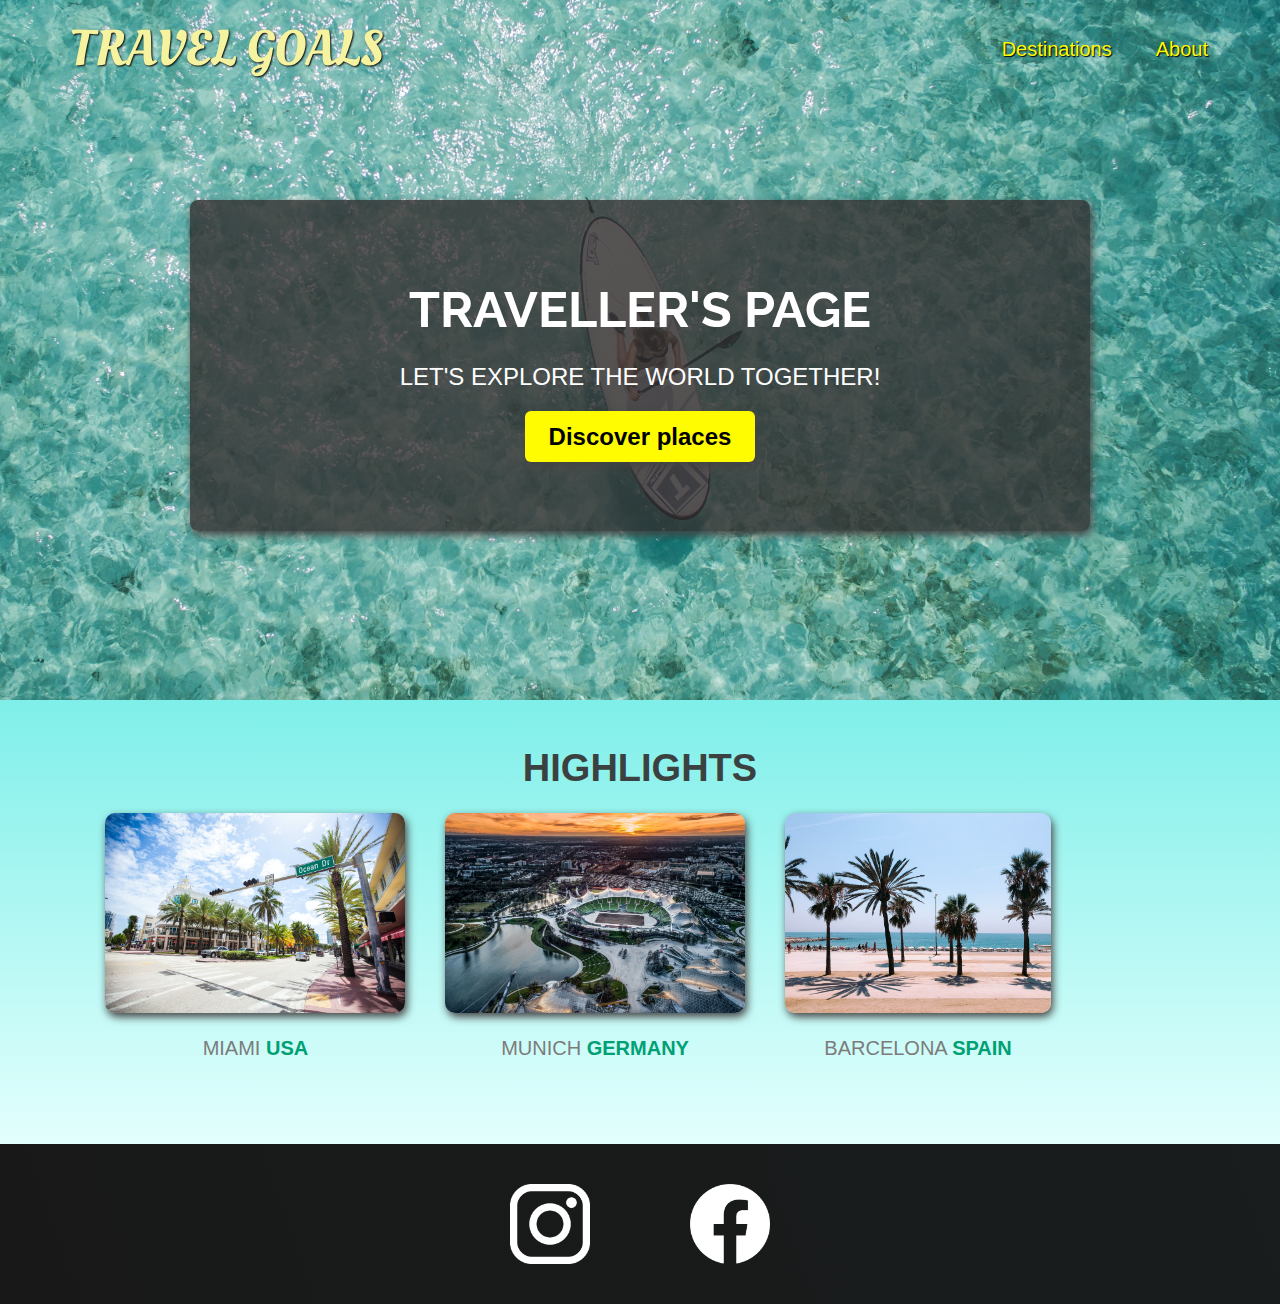
<file: index.html>
<!DOCTYPE html>
<html lang="en">
  <head>
    <meta charset="UTF-8" />
    <link rel="preconnect" href="https://fonts.googleapis.com" />
    <link rel="preconnect" href="https://fonts.gstatic.com" crossorigin />
    <link
      href="https://fonts.googleapis.com/css2?family=Oleo+Script:wght@400;700&family=Raleway:ital,wght@0,700;1,700&display=swap"
      rel="stylesheet"
    />
    <link rel="stylesheet" href="shared.css" />
    <link rel="stylesheet" href="styles.css" />
    <title>Travel Goals</title>
  </head>
  <body>
    <header>
      <div id="page-logo">
        <a href="/index.html">Travel Goals</a>
      </div>

      <nav>
        <ul>
          <li><a href="places.html">Destinations</a></li>
          <li><a href="">About</a></li>
        </ul>
      </nav>
    </header>
    <main>
      <section id="hero">
        <div id="hero-content">
          <h1>Traveller's Page</h1>
          <p>Let's explore the world together!</p>
          <a href="/places.html">Discover places</a>
        </div>
      </section>
      <section id="highlights">
        <h2>Highlights</h2>
        <ul id="destinations">
          <li class="destination">
            <img
              src="/images/places/miami.jpg"
              alt="Miami streets on a sunny day"
            />
            <p>Miami <strong>USA</strong></p>
          </li>
          <li class="destination">
            <img
              src="/images/places/munich.jpg"
              alt="Munich stadium in winter"
            />
            <p>Munich <strong>Germany</strong></p>
          </li>
          <li class="destination">
            <img
              src="/images/places/barcelona.jpg"
              alt="Palm beach in Barcelona"
            />
            <p>Barcelona <strong>Spain</strong></p>
          </li>
        </ul>
      </section>
    </main>
    <footer>
      <ul>
        <li>
          <a href="https://www.instagram.com">
            <img src="/images/icons/insta.png" alt="Instagram" />
          </a>
        </li>
        <li>
          <a href="https://facebook.com">
            <img src="/images/icons/facebook.png" alt="Facebook" />
          </a>
        </li>
      </ul>
    </footer>
  </body>
</html>
</file>
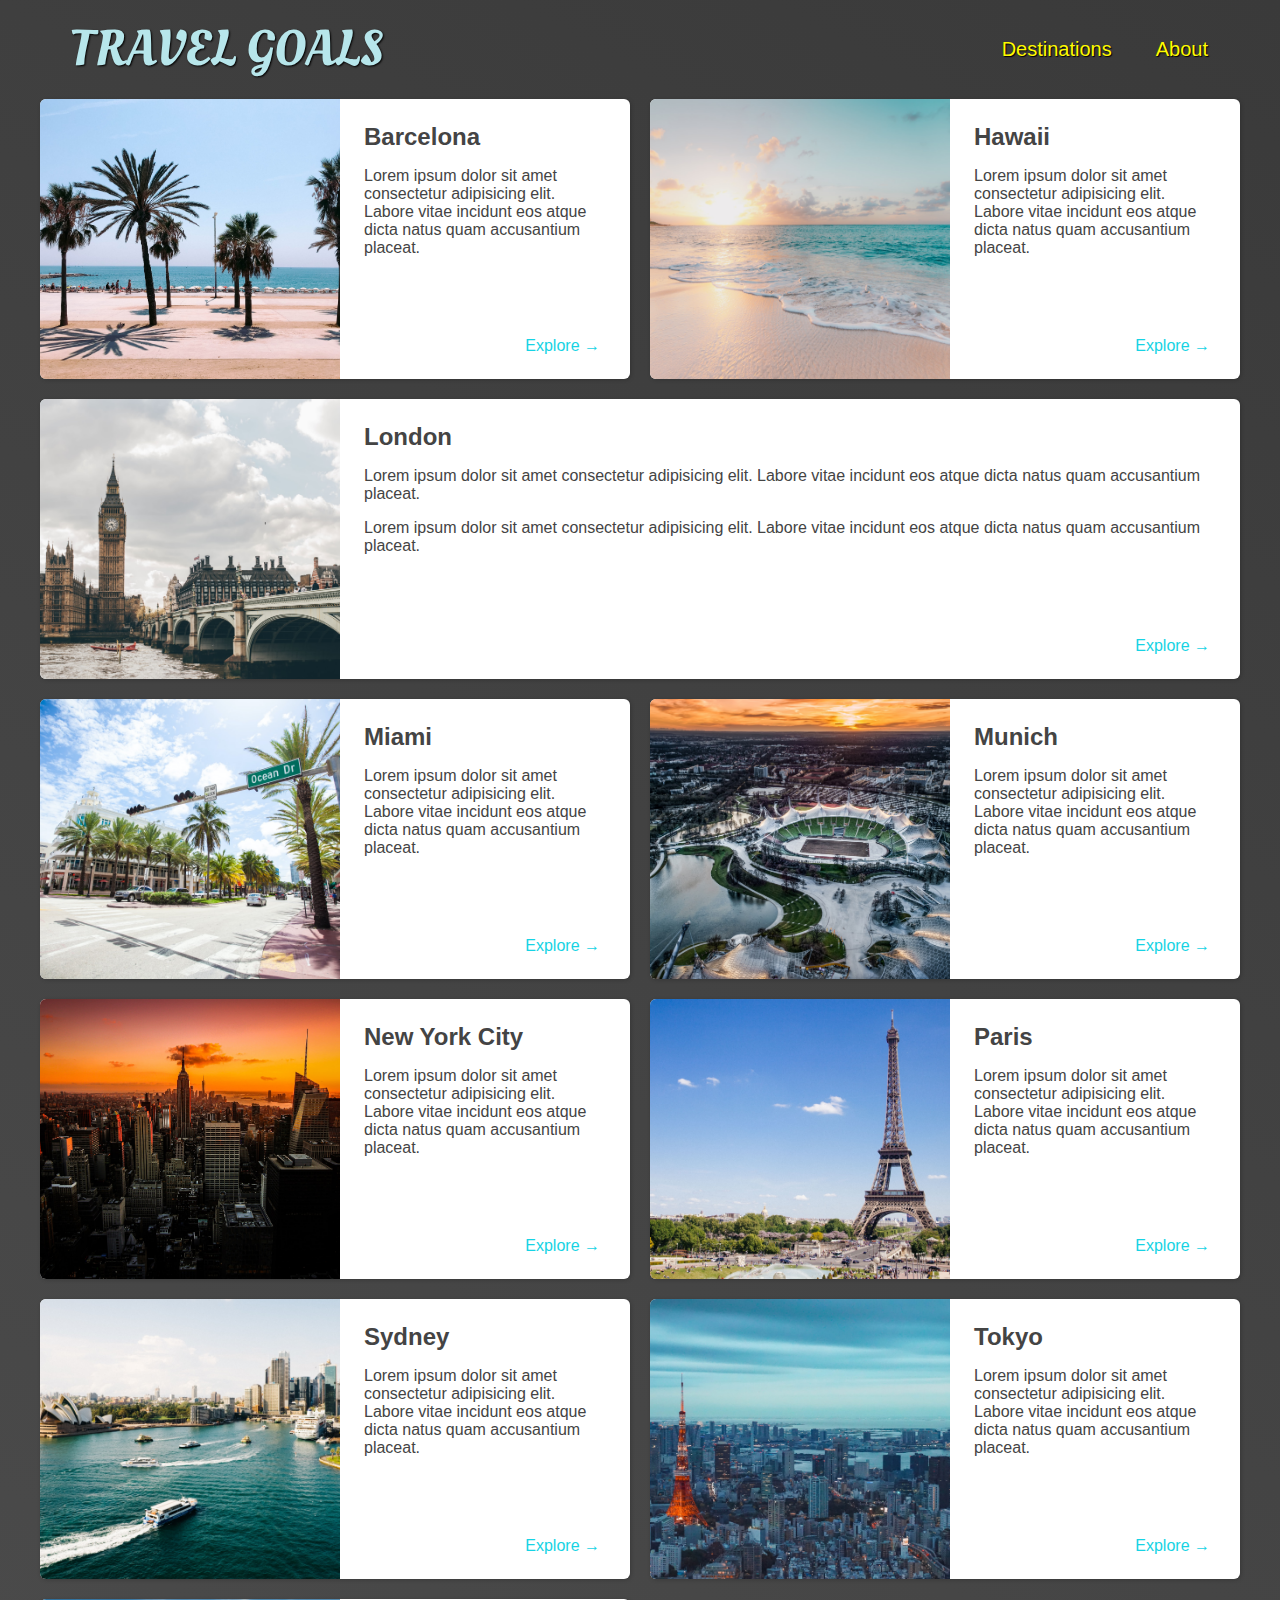
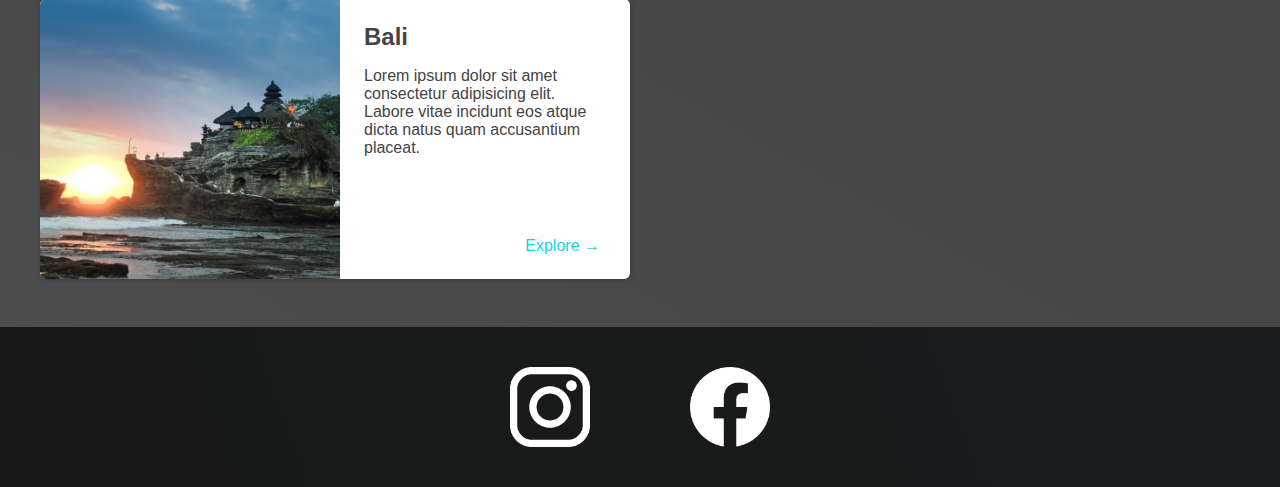
<file: places.html>
<!DOCTYPE html>
<html lang="en">
  <head>
    <meta charset="UTF-8" />
    <link rel="preconnect" href="https://fonts.googleapis.com" />
    <link rel="preconnect" href="https://fonts.gstatic.com" crossorigin />
    <link
      href="https://fonts.googleapis.com/css2?family=Oleo+Script:wght@400;700&family=Raleway:ital,wght@0,700;1,700&display=swap"
      rel="stylesheet"
    />
    <link rel="stylesheet" href="shared.css" />
    <link rel="stylesheet" href="places.css" />
    <title>Travel Goals</title>
  </head>
  <body>
    <header>
      <div id="page-logo">
        <a href="/index.html">Travel Goals</a>
      </div>

      <nav>
        <ul>
          <li><a href="places.html">Destinations</a></li>
          <li><a href="">About</a></li>
        </ul>
      </nav>
    </header>
    <main>
      <ul>
        <li>
          <img src="images/places/barcelona.jpg" alt="City of Barcelona" />
          <div class="item-content">
            <div>
              <h2>Barcelona</h2>
              <p>
                Lorem ipsum dolor sit amet consectetur adipisicing elit. Labore
                vitae incidunt eos atque dicta natus quam accusantium placeat.
              </p>
            </div>
            <div class="actions">
              <a href="https://en.wikipedia.org/wiki/Barcelona">Explore &#x2192</a>
            </div>
          </div>
        </li>
        <li>
          <img src="images/places/hawaii.jpg" alt="Hawaii beach" />
          <div class="item-content">
            <div>
              <h2>Hawaii</h2>
              <p>
                Lorem ipsum dolor sit amet consectetur adipisicing elit. Labore
                vitae incidunt eos atque dicta natus quam accusantium placeat.
              </p>
            </div>
            <div class="actions">
              <a href="hhttps://en.wikipedia.org/wiki/Hawaii">Explore &#x2192</a>
            </div>
          </div>
        </li>
        <li>
          <img src="images/places/london.jpg" alt="London city" />
          <div class="item-content">
            <div>
              <h2>London</h2>
              <p>
                Lorem ipsum dolor sit amet consectetur adipisicing elit. Labore
                vitae incidunt eos atque dicta natus quam accusantium placeat.
              </p>
              <p>
                Lorem ipsum dolor sit amet consectetur adipisicing elit. Labore
                vitae incidunt eos atque dicta natus quam accusantium placeat.
              </p>
            </div>
            <div class="actions">
              <a href="https://en.wikipedia.org/wiki/London">Explore &#x2192</a>
            </div>
          </div>
        </li>
        <li>
          <img src="images/places/miami.jpg" alt="Miami streets" />
          <div class="item-content">
            <div>
              <h2>Miami</h2>
              <p>
                Lorem ipsum dolor sit amet consectetur adipisicing elit. Labore
                vitae incidunt eos atque dicta natus quam accusantium placeat.
              </p>
            </div>
            <div class="actions">
              <a href="https://en.wikipedia.org/wiki/Miami">Explore &#x2192</a>
            </div>
          </div>
        </li>
        <li>
          <img src="images/places/munich.jpg" alt="Munich football stadium" />
          <div class="item-content">
            <div>
              <h2>Munich</h2>
              <p>
                Lorem ipsum dolor sit amet consectetur adipisicing elit. Labore
                vitae incidunt eos atque dicta natus quam accusantium placeat.
              </p>
            </div>
            <div class="actions">
              <a href="https://en.wikipedia.org/wiki/Munich">Explore &#x2192</a>
            </div>
          </div>
        </li>
        <li>
          <img src="images/places/new-york-city.jpg" alt="New York City skyline" />
          <div class="item-content">
            <div>
              <h2>New York City</h2>
              <p>
                Lorem ipsum dolor sit amet consectetur adipisicing elit. Labore
                vitae incidunt eos atque dicta natus quam accusantium placeat.
              </p>
            </div>
            <div class="actions">
              <a href="https://en.wikipedia.org/wiki/New_York_City"
                >Explore &#x2192</a
              >
            </div>
          </div>
        </li>
        <li>
          <img src="images/places/paris.jpg" alt="Paris city" />
          <div class="item-content">
            <div>
              <h2>Paris</h2>
              <p>
                Lorem ipsum dolor sit amet consectetur adipisicing elit. Labore
                vitae incidunt eos atque dicta natus quam accusantium placeat.
              </p>
            </div>
            <div class="actions">
              <a href="https://en.wikipedia.org/wiki/Paris">Explore &#x2192</a>
            </div>
          </div>
        </li>
        <li>
          <img src="images/places/sydney.jpg" alt="Sydney beach" />
          <div class="item-content">
            <div>
              <h2>Sydney</h2>
              <p>
                Lorem ipsum dolor sit amet consectetur adipisicing elit. Labore
                vitae incidunt eos atque dicta natus quam accusantium placeat.
              </p>
            </div>
            <div class="actions">
              <a href="https://en.wikipedia.org/wiki/Sydney">Explore &#x2192</a>
            </div>
          </div>
        </li>
        <li>
          <img src="images/places/tokyo.jpg" alt="Tokyo skyline" />
          <div class="item-content">
            <div>
              <h2>Tokyo</h2>
              <p>
                Lorem ipsum dolor sit amet consectetur adipisicing elit. Labore
                vitae incidunt eos atque dicta natus quam accusantium placeat.
              </p>
            </div>
            <div class="actions">
              <a href="https://en.wikipedia.org/wiki/Tokyo">Explore &#x2192</a>
            </div>
          </div>
        </li>
        <li>
          <img src="images/places/bali.jpg" alt="Bali beach" />
          <div class="item-content">
            <div>
              <h2>Bali</h2>
              <p>
                Lorem ipsum dolor sit amet consectetur adipisicing elit. Labore
                vitae incidunt eos atque dicta natus quam accusantium placeat.
              </p>
            </div>
            <div class="actions">
              <a href="https://en.wikipedia.org/wiki/Bali">Explore &#x2192</a>
            </div>
          </div>
        </li>
      </ul>
    </main>
    <footer>
      <ul>
        <li>
          <a href="https://www.instagram.com">
            <img src="/images/icons/insta.png" alt="Instagram" />
          </a>
        </li>
        <li>
          <a href="https://facebook.com">
            <img src="/images/icons/facebook.png" alt="Facebook" />
          </a>
        </li>
      </ul>
    </footer>
  </body>
</html>
</file>
<file: shared.css>
body{
    font-family: "Quicksand", sans-serif;
    margin: 0;
}

ul{
    list-style: none;
    padding: 0px;
    margin: 0px;
}

header{
    display: flex;
    justify-content: space-between;
    align-items: center;
    padding: 15px 60px;
    position: absolute;
    width: 100%;
    top: 0;
    left: 0;
    /* top and left are 0 just to make sure in case the structure would change this
    will make sure that the header sticks to the left and top of our page here.*/
    box-sizing: border-box;
}

#page-logo a{
    padding: 10px;
    font-family: "Oleo Script", sans-serif;
    color: rgb(245, 243, 160);
    font-size: 50px;
    text-decoration: none;
    text-transform: uppercase;
    text-shadow: 1px 1px 2px rgb(0, 0, 0);
}
header ul{
    display: flex;

}

header li{
    margin-left: 20px;
}

header a{
    color: rgb(255, 251, 0);
    text-decoration: none;
    font-size: 20px;
    padding: 12px;
    /*see we added padding here to create distance between the two links*/
    text-shadow: 1px 1px 1px rgba(0,0,0.1);
    /*    1px left-right  1px top-bottom 2px blur-radius*/
    border-radius: 6px;
}

header nav a:hover{
    color: rgb(77,77,77);
    background-color: rgb(255,251,0);
}

footer{
    background: linear-gradient(70deg, rgb(24,24,24), rgb(25,29,29));
    padding: 40px ;
}

footer ul{
    display: flex;
    justify-content: center;
    /* padding: 40px; */
}

footer li{
    width: 80px;
    height: 80px;
    margin: 0px 50px;
}

footer img{
    width: 100%;
    height: 100%;
}
</file>
<file: styles.css>
#hero{
    height: 700px;
    background-image: url(/images/places/ocean.jpg);
    background-position: center;
    background-size: cover;
}

#hero-content{
    width: 900px;
    background-color: rgba(51, 47, 47, 0.8);
    box-shadow: 2px 4px 8px rgb(68, 67, 67);
    border-radius: 8px;
    text-align: center;
    padding: 80px 0;
    margin: 0 auto;
    position: relative;
    top: 200px;
}

#hero-content h1{
    color: white;
    text-transform: uppercase;
    font-size: 50px;
    font-family: "Raleway", sans-serif;
    margin: 0;
}

#hero-content p{
    color: white;
    text-transform: uppercase;
    font-size: 24px;
    font-weight: 300px;
    margin-bottom: 32px;
}

#hero-content a{
    text-decoration: none;
    background-color: rgb(255, 251, 0);
    padding: 12px 24px;
    color: black;
    font-size: 24px;
    font-weight: bold;
    border-radius: 6px;
    box-shadow: 2px 4px 8px rgb(68, 67, 67);
}

#hero-content a:hover{
    background-color: rgb(255, 238, 0);
}

#highlights{
    padding: 24px;
    background: linear-gradient(0deg, rgb(227,255,253), rgb(127, 239, 233));
    /* background: linear-gradient(135deg, rgb(227,255,253), rgb(10,134,126)); */
}

#highlights h2{
    text-transform: uppercase;
    text-align: center;
    font-size: 38px;
    color: rgb(59,65,64);
    margin: 23px 0;
}

#destinations{
display: flex;
width: 90%;
margin-bottom: 40px;
justify-content: center;
}

.destination{
    margin: 0 20px;
    text-transform: uppercase;
}

.destination p{
    text-align: center;
    font-size: 20px;
    color: rgb(124,123,123);
    margin: 20px,0;
}

.destination img{
    height: 200px;
    width: 100%;
    box-shadow: 2px 4px 8px rgb(68,67,67);
    border-radius: 10px;
    object-fit: cover;
}

.destination strong{
    color: rgb(0,160,117);
}

/*hero height 900px
hero content top 150px*/
</file>
<file: places.css>
body{
    background: linear-gradient(30deg, rgb(77,77,77), rgb(58,58,58));
    color: rgb(68,68,68);
}

#page-logo a{
    color: rgb(183, 230, 235);
}

header{
    position: static;
}

hover a{
    color: rgb(183, 230, 235);
}

header nav a:hover{
    background-color: rgb(183, 230, 235);
    color: rgb(59,59,59);
}

main ul{
    width: 1200px;
    margin: 0 auto 48px auto;
    display: grid;
    grid-template-columns: 1fr 1fr;
    gap: 20px 20px;
}

li:nth-of-type(3){
    grid-column: 1/ span 2;
}

main li{
    display: flex;
    background-color: white;
    box-shadow: 1px 1px 4px rgba(0,0,0,0.2);
    border-radius: 6px;
    overflow: hidden;
}

main li img{
    width: 300px;
    height: 280px;
    object-fit: cover;
}

.item-content{
    padding: 24px;
    display: flex;
    flex-direction: column;
    justify-content: space-between;
}

.item-content h2{
    margin: 0;
}

.actions{
    text-align: right;
}

.actions a{
    text-decoration: none;
    padding: 6px;
    color: rgb(22, 211, 228);
    border-radius: 5px;
}
</file>
